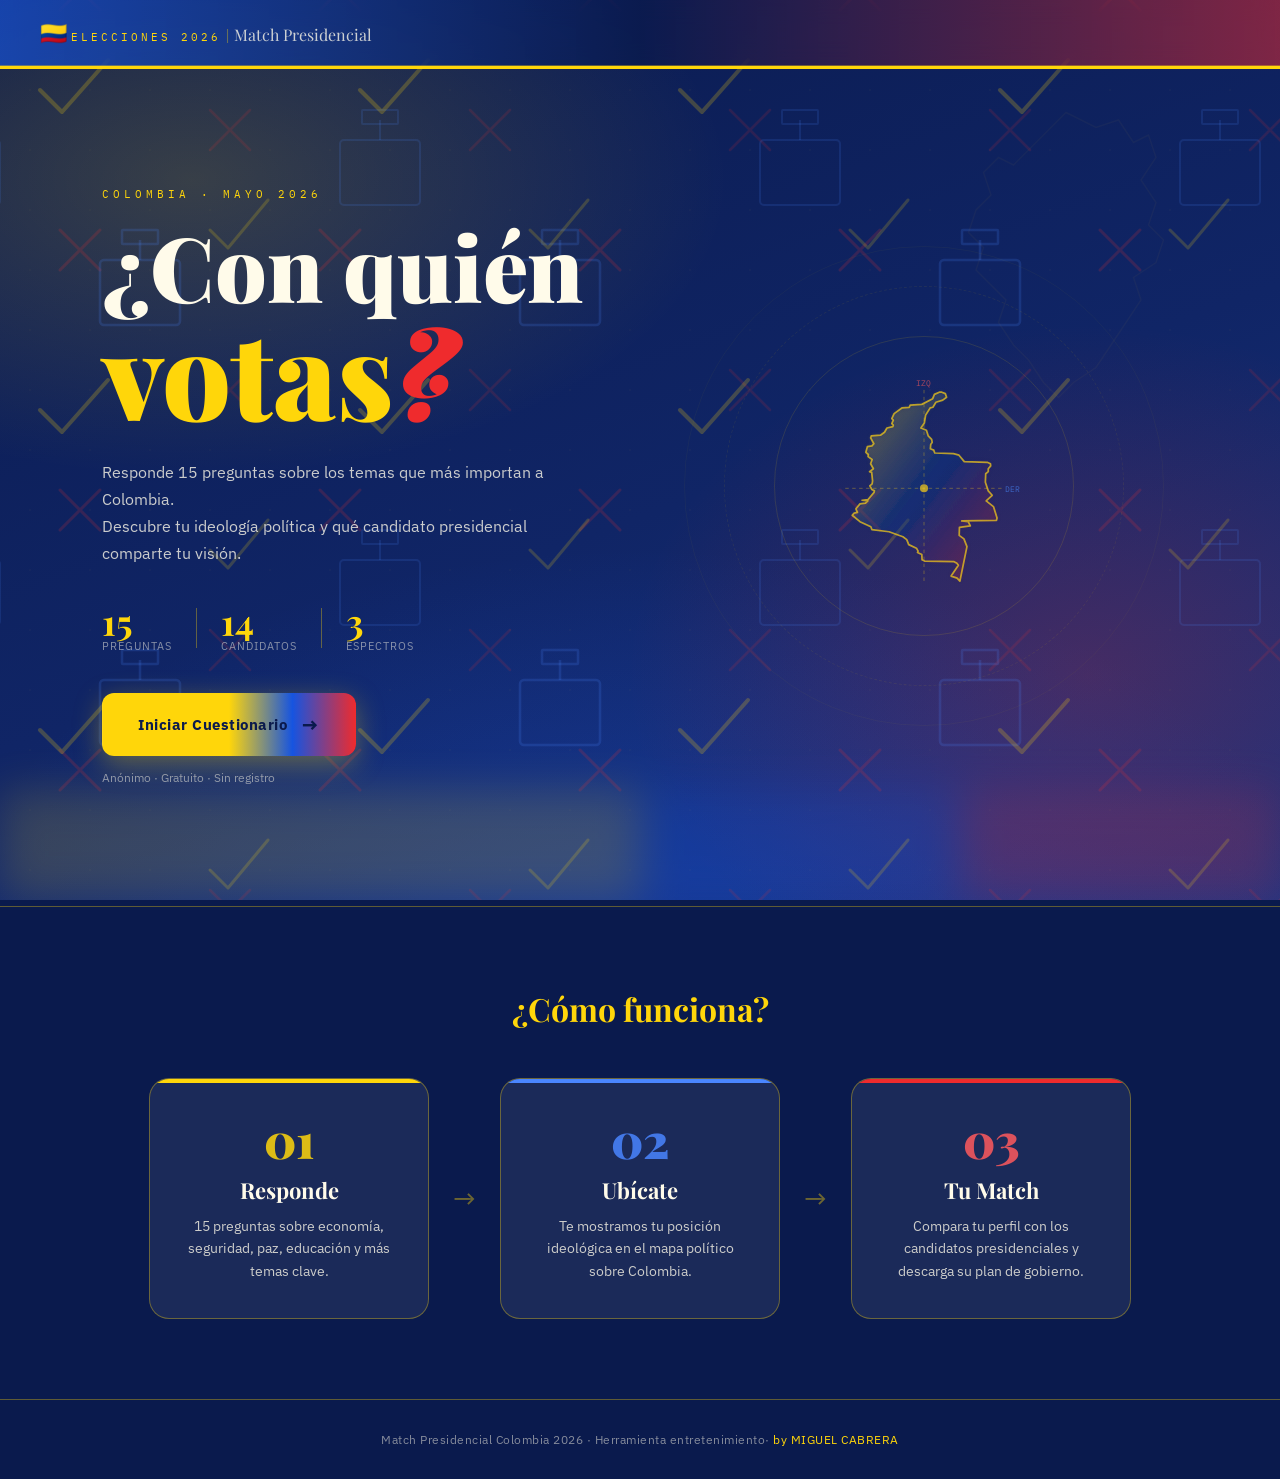
<file: index.html>
<!DOCTYPE html>
<html lang="es">
<head>
  <meta charset="UTF-8" />
  <meta name="viewport" content="width=device-width, initial-scale=1.0"/>
  <title>Match Presidencial Colombia 2026</title>
  <link rel="stylesheet" href="css/main.css" />
  <link rel="preconnect" href="https://fonts.googleapis.com">
  <link href="https://fonts.googleapis.com/css2?family=Playfair+Display:ital,wght@0,700;0,900;1,700&family=IBM+Plex+Sans:wght@300;400;500;600&family=IBM+Plex+Mono:wght@400;500&display=swap" rel="stylesheet">
</head>
<body class="landing-page">

  <!-- Animated background -->
  <div class="bg-layer">
    <div class="bg-map-overlay"></div>
    <div class="particle" style="--x:10%;--y:20%;--d:6s;--s:4px"></div>
    <div class="particle" style="--x:30%;--y:60%;--d:8s;--s:6px"></div>
    <div class="particle" style="--x:70%;--y:15%;--d:5s;--s:3px"></div>
    <div class="particle" style="--x:85%;--y:75%;--d:9s;--s:5px"></div>
    <div class="particle" style="--x:50%;--y:45%;--d:7s;--s:4px"></div>
    <div class="particle" style="--x:20%;--y:85%;--d:6s;--s:7px"></div>
    <div class="particle" style="--x:90%;--y:40%;--d:10s;--s:3px"></div>
    <div class="particle" style="--x:60%;--y:80%;--d:8s;--s:5px"></div>
    <!-- Colombia silhouette SVG background -->
    <svg class="colombia-bg" viewBox="0 0 400 500" xmlns="http://www.w3.org/2000/svg">
      <path d="M200,30 L240,50 L270,40 L290,70 L310,60 L320,90 L300,120 L320,150 L310,180 L330,200 L320,230 L290,250 L300,280 L280,310 L260,340 L240,370 L210,390 L190,410 L170,390 L150,360 L130,340 L110,310 L120,280 L100,260 L80,240 L90,210 L70,190 L80,160 L100,140 L90,110 L110,90 L130,100 L150,80 L170,60 L200,30Z" 
            fill="none" stroke="rgba(212,175,55,0.15)" stroke-width="2"/>
    </svg>
  </div>

  <!-- Header -->
  <header class="site-header">
    <div class="header-inner">
      <span class="header-flag">🇨🇴</span>
      <span class="header-title">ELECCIONES 2026</span>
      <span class="header-divider">|</span>
      <span class="header-sub">Match Presidencial</span>
    </div>
  </header>

  <!-- Hero section -->
  <main class="hero">
    <div class="hero-content">
      <p class="hero-eyebrow">Colombia · Mayo 2026</p>
      <h1 class="hero-title">
        <span class="line1">¿Con quién</span>
        <span class="line2">votas<em>?</em></span>
      </h1>
      <p class="hero-desc">
        Responde 15 preguntas sobre los temas que más importan a Colombia.<br/>
        Descubre tu ideología política y qué candidato presidencial comparte tu visión.
      </p>
      <div class="hero-stats">
        <div class="stat"><span class="stat-n">15</span><span class="stat-l">Preguntas</span></div>
        <div class="stat-sep"></div>
        <div class="stat"><span class="stat-n">14</span><span class="stat-l">Candidatos</span></div>
        <div class="stat-sep"></div>
        <div class="stat"><span class="stat-n">3</span><span class="stat-l">Espectros</span></div>
      </div>
      <a href="quiz.html" class="cta-btn">
        <span class="cta-text">Iniciar Cuestionario</span>
        <span class="cta-arrow">→</span>
      </a>
      <p class="hero-note">Anónimo · Gratuito · Sin registro</p>
    </div>
    <div class="hero-visual">
      <div class="globe-ring ring1"></div>
      <div class="globe-ring ring2"></div>
      <div class="globe-ring ring3"></div>
      <div class="center-emblem">
        <svg viewBox="0 0 160 190" xmlns="http://www.w3.org/2000/svg">
          <defs>
            <linearGradient id="emblFill" x1="0%" y1="0%" x2="100%" y2="100%">
              <stop offset="0%" stop-color="#FCD116" stop-opacity="0.25"></stop>
              <stop offset="50%" stop-color="#003893" stop-opacity="0.2"></stop>
              <stop offset="100%" stop-color="#CE1126" stop-opacity="0.25"></stop>
            </linearGradient>
            <filter id="emblGlow">
              <feGaussianBlur stdDeviation="2.5" result="blur"></feGaussianBlur>
              <feMerge><feMergeNode in="blur"></feMergeNode><feMergeNode in="SourceGraphic"></feMergeNode></feMerge>
            </filter>
          </defs>
          <!-- Mapa real Colombia escalado -->
          <path d="M 93.2,14.0 L 89.0,15.9 L 87.5,19.6 L 78.1,24.5 L 68.1,25.1 L 67.2,27.0 L 60.9,27.6 L 54.2,32.5 L 52.2,36.9 L 53.5,38.1 L 52.2,41.2 L 53.5,42.4 L 53.1,43.7 L 48.0,44.9 L 45.9,48.6 L 42.4,51.1 L 34.5,51.7 L 33.9,53.5 L 36.7,58.5 L 35.0,60.4 L 31.1,61.0 L 29.8,65.9 L 31.9,67.8 L 31.7,69.6 L 35.2,72.1 L 33.9,75.8 L 36.3,80.1 L 33.0,82.6 L 34.8,83.2 L 35.6,90.6 L 35.2,93.1 L 33.2,94.9 L 35.0,98.0 L 37.2,99.2 L 36.9,100.5 L 31.7,106.7 L 26.5,107.3 L 31.5,107.9 L 29.5,109.8 L 24.7,110.4 L 21.2,114.7 L 22.5,117.8 L 19.7,118.4 L 18.0,120.3 L 24.7,125.8 L 34.1,130.2 L 35.0,132.6 L 49.8,134.5 L 61.8,138.8 L 65.1,141.3 L 66.8,145.6 L 73.5,148.7 L 74.9,151.2 L 74.4,152.4 L 78.1,154.2 L 78.3,158.6 L 80.5,159.8 L 106.0,160.4 L 108.4,161.7 L 109.7,163.5 L 103.4,172.8 L 108.6,174.6 L 111.0,177.1 L 117.1,147.4 L 114.5,140.7 L 110.4,137.6 L 110.6,130.8 L 120.0,129.5 L 118.2,125.8 L 112.6,125.2 L 142.6,124.6 L 143.1,122.7 L 140.0,112.8 L 133.7,107.9 L 138.9,103.0 L 135.5,99.2 L 133.0,91.8 L 133.3,84.4 L 135.5,82.6 L 135.5,80.1 L 137.6,77.6 L 137.4,75.8 L 134.6,74.5 L 114.8,73.9 L 110.2,68.4 L 105.4,67.1 L 89.3,66.5 L 88.4,64.0 L 85.5,62.8 L 85.8,59.1 L 87.1,57.3 L 86.6,54.8 L 83.6,51.7 L 82.1,46.8 L 77.3,44.9 L 80.3,40.6 L 81.4,33.8 L 85.3,27.6 L 87.7,27.0 L 90.3,22.7 L 96.2,20.8 L 99.5,18.3 L 98.4,15.2 L 95.4,14.0 Z" fill="url(#emblFill)" filter="url(#emblGlow)" opacity="0.95"></path>
          <path d="M 93.2,14.0 L 89.0,15.9 L 87.5,19.6 L 78.1,24.5 L 68.1,25.1 L 67.2,27.0 L 60.9,27.6 L 54.2,32.5 L 52.2,36.9 L 53.5,38.1 L 52.2,41.2 L 53.5,42.4 L 53.1,43.7 L 48.0,44.9 L 45.9,48.6 L 42.4,51.1 L 34.5,51.7 L 33.9,53.5 L 36.7,58.5 L 35.0,60.4 L 31.1,61.0 L 29.8,65.9 L 31.9,67.8 L 31.7,69.6 L 35.2,72.1 L 33.9,75.8 L 36.3,80.1 L 33.0,82.6 L 34.8,83.2 L 35.6,90.6 L 35.2,93.1 L 33.2,94.9 L 35.0,98.0 L 37.2,99.2 L 36.9,100.5 L 31.7,106.7 L 26.5,107.3 L 31.5,107.9 L 29.5,109.8 L 24.7,110.4 L 21.2,114.7 L 22.5,117.8 L 19.7,118.4 L 18.0,120.3 L 24.7,125.8 L 34.1,130.2 L 35.0,132.6 L 49.8,134.5 L 61.8,138.8 L 65.1,141.3 L 66.8,145.6 L 73.5,148.7 L 74.9,151.2 L 74.4,152.4 L 78.1,154.2 L 78.3,158.6 L 80.5,159.8 L 106.0,160.4 L 108.4,161.7 L 109.7,163.5 L 103.4,172.8 L 108.6,174.6 L 111.0,177.1 L 117.1,147.4 L 114.5,140.7 L 110.4,137.6 L 110.6,130.8 L 120.0,129.5 L 118.2,125.8 L 112.6,125.2 L 142.6,124.6 L 143.1,122.7 L 140.0,112.8 L 133.7,107.9 L 138.9,103.0 L 135.5,99.2 L 133.0,91.8 L 133.3,84.4 L 135.5,82.6 L 135.5,80.1 L 137.6,77.6 L 137.4,75.8 L 134.6,74.5 L 114.8,73.9 L 110.2,68.4 L 105.4,67.1 L 89.3,66.5 L 88.4,64.0 L 85.5,62.8 L 85.8,59.1 L 87.1,57.3 L 86.6,54.8 L 83.6,51.7 L 82.1,46.8 L 77.3,44.9 L 80.3,40.6 L 81.4,33.8 L 85.3,27.6 L 87.7,27.0 L 90.3,22.7 L 96.2,20.8 L 99.5,18.3 L 98.4,15.2 L 95.4,14.0 Z" fill="none" stroke="rgba(252,209,22,0.7)" stroke-width="1.5" stroke-linejoin="round"></path>
          <!-- Cruz cartesiana -->
          <line x1="80" y1="12" x2="80" y2="178" stroke="rgba(252,209,22,0.35)" stroke-width="0.8" stroke-dasharray="3,3"></line>
          <line x1="12" y1="97" x2="148" y2="97" stroke="rgba(252,209,22,0.35)" stroke-width="0.8" stroke-dasharray="3,3"></line>
          <circle cx="80" cy="97" r="3.5" fill="rgba(252,209,22,0.7)"></circle>
          <text x="80" y="9" fill="rgba(255,90,90,0.65)" font-size="6.5" font-family="IBM Plex Mono" text-anchor="middle">IZQ</text>
          <text x="150" y="100" fill="rgba(74,140,255,0.65)" font-size="6.5" font-family="IBM Plex Mono" text-anchor="start">DER</text>
        </svg>
      </div>
    </div>
  </main>

  <!-- How it works -->
  <section class="how-section">
    <h2 class="section-title">¿Cómo funciona?</h2>
    <div class="steps">
      <div class="step">
        <span class="step-num">01</span>
        <h3>Responde</h3>
        <p>15 preguntas sobre economía, seguridad, paz, educación y más temas clave.</p>
      </div>
      <div class="step-arrow">→</div>
      <div class="step">
        <span class="step-num">02</span>
        <h3>Ubícate</h3>
        <p>Te mostramos tu posición ideológica en el mapa político sobre Colombia.</p>
      </div>
      <div class="step-arrow">→</div>
      <div class="step">
        <span class="step-num">03</span>
        <h3>Tu Match</h3>
        <p>Compara tu perfil con los candidatos presidenciales y descarga su plan de gobierno.</p>
      </div>
    </div>
  </section>

  <footer class="site-footer">
    <p>Match Presidencial Colombia 2026 · Herramienta entretenimiento· <span>by MIGUEL CABRERA</span></p>
  </footer>

  <script src="js/landing.js"></script>
</body>
</html>
</file>
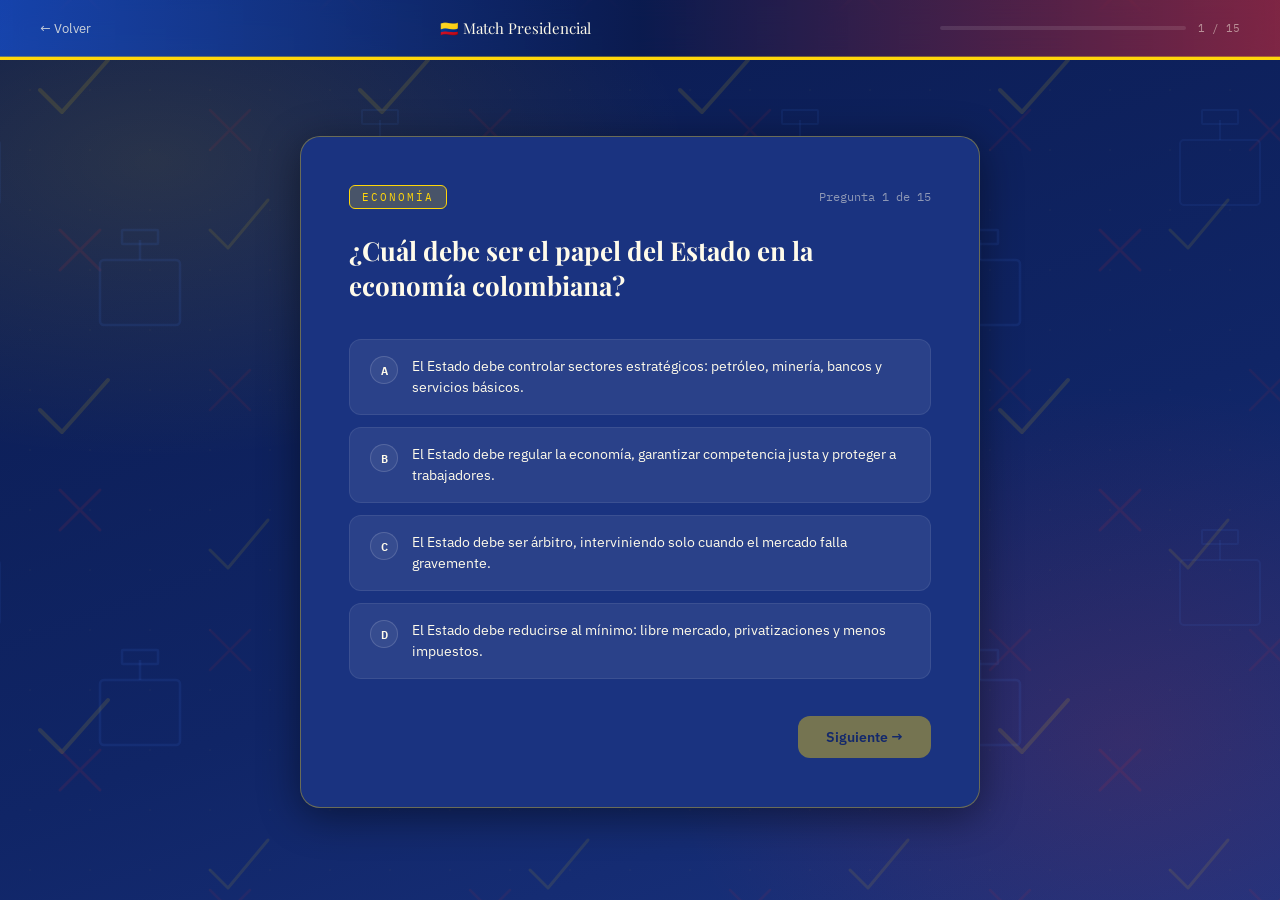
<file: quiz.html>
<!DOCTYPE html>
<html lang="es">
<head>
  <meta charset="UTF-8" />
  <meta name="viewport" content="width=device-width, initial-scale=1.0"/>
  <title>Cuestionario · Match Presidencial Colombia 2026</title>
  <link rel="stylesheet" href="css/main.css" />
  <link rel="preconnect" href="https://fonts.googleapis.com">
  <link href="https://fonts.googleapis.com/css2?family=Playfair+Display:ital,wght@0,700;0,900;1,700&family=IBM+Plex+Sans:wght@300;400;500;600&family=IBM+Plex+Mono:wght@400;500&display=swap" rel="stylesheet">
</head>
<body class="quiz-page">

  <div class="bg-layer subtle">
    <div class="bg-map-overlay"></div>
  </div>

  <header class="quiz-header">
    <a href="index.html" class="back-link">← Volver</a>
    <span class="quiz-brand">🇨🇴 Match Presidencial</span>
    <div class="progress-container">
      <div class="progress-bar" id="progressBar"></div>
      <span class="progress-text" id="progressText">1 / 15</span>
    </div>
  </header>

  <main class="quiz-main">
    <div class="quiz-card" id="quizCard">
      <div class="question-meta">
        <span class="question-category" id="questionCategory">ECONOMÍA</span>
        <span class="question-num" id="questionNum">Pregunta 1 de 15</span>
      </div>
      <h2 class="question-text" id="questionText">Loading...</h2>
      <div class="options-grid" id="optionsGrid">
        <!-- Options injected by JS -->
      </div>
      <div class="quiz-nav">
        <button class="btn-prev" id="btnPrev" onclick="prevQuestion()">← Anterior</button>
        <button class="btn-next" id="btnNext" onclick="nextQuestion()" disabled>Siguiente →</button>
      </div>
    </div>
  </main>

  <script src="js/questions.js"></script>
  <script src="js/quiz.js"></script>
</body>
</html>
</file>
<file: css/main.css>
/* ==========================================
   MATCH PRESIDENCIAL COLOMBIA 2026
   Main Stylesheet
   ========================================== */

:root {
  --gold: #FFD60A;
  --gold-light: #FFE74D;
  --gold-dim: rgba(255,214,10,0.2);
  --red-col: #EF2B2D;
  --red-light: #FF5A5C;
  --yellow-col: #FFD60A;
  --blue-col: #1654E0;
  --blue-light: #4A86FF;
  --dark: #0A1A4D;
  --dark2: #102566;
  --dark3: #1A3380;
  --card-bg: rgba(255,255,255,0.07);
  --card-border: rgba(255,214,10,0.35);
  --text-primary: #FFFBEA;
  --text-secondary: rgba(255,251,234,0.78);
  --text-muted: rgba(255,251,234,0.5);
  --left-color: #FF4D6D;
  --right-color: #4A86FF;
  --center-color: #5DFFA3;
  --radius: 12px;
  --radius-lg: 20px;
  --shadow: 0 8px 40px rgba(0,0,0,0.45);
}

* { margin: 0; padding: 0; box-sizing: border-box; }

html { scroll-behavior: smooth; }

body {
  font-family: 'IBM Plex Sans', sans-serif;
  background: var(--dark);
  color: var(--text-primary);
  min-height: 100vh;
  overflow-x: hidden;
}

/* ==========================================
   BACKGROUND EFFECTS
   ========================================== */
.bg-layer {
  position: fixed; inset: 0;
  z-index: 0;
  pointer-events: none;
  background: 
    radial-gradient(ellipse 70% 55% at 15% 20%, rgba(255,214,10,0.18) 0%, transparent 60%),
    radial-gradient(ellipse 60% 65% at 85% 75%, rgba(239,43,45,0.22) 0%, transparent 60%),
    radial-gradient(ellipse 80% 70% at 50% 110%, rgba(22,84,224,0.35) 0%, transparent 70%),
    linear-gradient(160deg, #0A1A4D 0%, #102566 55%, #1A3380 100%);
  overflow: hidden;
}

.bg-layer.subtle {
  background: 
    radial-gradient(ellipse 70% 55% at 12% 18%, rgba(255,214,10,0.12) 0%, transparent 60%),
    radial-gradient(ellipse 60% 65% at 88% 82%, rgba(239,43,45,0.14) 0%, transparent 60%),
    linear-gradient(160deg, #0A1A4D 0%, #102566 60%, #1A3380 100%);
}

/* ==========================================
   ELECTION-THEMED ANIMATED BACKGROUND
   Floating checkmarks, ballots, X-marks + tricolor glow
   ========================================== */
.bg-layer::before {
  content: '';
  position: absolute; inset: 0;
  pointer-events: none; z-index: 1;
  background-image:
    url("data:image/svg+xml;utf8,<svg xmlns='http://www.w3.org/2000/svg' width='320' height='320' viewBox='0 0 320 320'><g><path d='M40 90 L62 112 L108 60' fill='none' stroke='%23FFD60A' stroke-opacity='0.22' stroke-width='4' stroke-linecap='round' stroke-linejoin='round'/><path d='M210 230 L228 248 L268 200' fill='none' stroke='%23FFD60A' stroke-opacity='0.18' stroke-width='3' stroke-linecap='round' stroke-linejoin='round'/></g></svg>"),
    url("data:image/svg+xml;utf8,<svg xmlns='http://www.w3.org/2000/svg' width='420' height='420' viewBox='0 0 420 420'><g><rect x='40' y='180' width='80' height='65' rx='4' fill='none' stroke='%234A86FF' stroke-opacity='0.18' stroke-width='2.5'/><line x1='80' y1='180' x2='80' y2='160' stroke='%234A86FF' stroke-opacity='0.18' stroke-width='2.5'/><rect x='62' y='150' width='36' height='14' rx='1' fill='none' stroke='%234A86FF' stroke-opacity='0.18' stroke-width='2.5'/><rect x='280' y='60' width='80' height='65' rx='4' fill='none' stroke='%234A86FF' stroke-opacity='0.14' stroke-width='2'/><line x1='320' y1='60' x2='320' y2='40' stroke='%234A86FF' stroke-opacity='0.14' stroke-width='2'/><rect x='302' y='30' width='36' height='14' rx='1' fill='none' stroke='%234A86FF' stroke-opacity='0.14' stroke-width='2'/></g></svg>"),
    url("data:image/svg+xml;utf8,<svg xmlns='http://www.w3.org/2000/svg' width='260' height='260' viewBox='0 0 260 260'><g><path d='M30 30 L70 70 M70 30 L30 70' stroke='%23EF2B2D' stroke-opacity='0.18' stroke-width='3' stroke-linecap='round'/><path d='M180 170 L220 210 M220 170 L180 210' stroke='%23EF2B2D' stroke-opacity='0.14' stroke-width='2.5' stroke-linecap='round'/></g></svg>");
  background-size: 320px 320px, 420px 420px, 260px 260px;
  background-repeat: repeat;
  background-position: 0 0, 60px 80px, 30px 200px;
  animation: scrollPattern 90s linear infinite;
}

@keyframes scrollPattern {
  from { background-position: 0 0, 60px 80px, 30px 200px; }
  to   { background-position: 320px 320px, 60px -340px, 290px -60px; }
}

.bg-layer::after {
  content: '';
  position: absolute;
  left: 0; right: 0; bottom: 0;
  height: 110px;
  pointer-events: none;
  background: linear-gradient(90deg,
    rgba(255,214,10,0.45) 0%, rgba(255,214,10,0.45) 50%,
    rgba(22,84,224,0.45) 50%, rgba(22,84,224,0.45) 75%,
    rgba(239,43,45,0.45) 75%, rgba(239,43,45,0.45) 100%);
  opacity: 0.35;
  filter: blur(22px);
  animation: bottomGlow 6s ease-in-out infinite alternate;
}

@keyframes bottomGlow {
  from { opacity: 0.25; transform: translateY(40px); }
  to   { opacity: 0.45; transform: translateY(10px); }
}

/* Subtle variant (quiz / results) — lighter pattern, no bottom strip */
.bg-layer.subtle::before {
  opacity: 0.55;
  animation-duration: 140s;
}
.bg-layer.subtle::after { display: none; }

.bg-map-overlay {
  position: absolute; inset: 0;
  background: url("data:image/svg+xml,%3Csvg xmlns='http://www.w3.org/2000/svg' width='60' height='60'%3E%3Ccircle cx='30' cy='30' r='1' fill='rgba(212,175,55,0.08)'/%3E%3C/svg%3E") repeat;
  opacity: 0.5;
}

.particle {
  position: absolute;
  left: var(--x); top: var(--y);
  width: var(--s); height: var(--s);
  background: var(--gold);
  border-radius: 50%;
  opacity: 0;
  animation: floatParticle var(--d) ease-in-out infinite;
}

@keyframes floatParticle {
  0% { opacity: 0; transform: translateY(20px); }
  30% { opacity: 0.4; }
  70% { opacity: 0.2; }
  100% { opacity: 0; transform: translateY(-40px); }
}

.colombia-bg {
  position: absolute;
  right: 5%;
  top: 10%;
  width: 30%;
  max-width: 300px;
  opacity: 0.3;
  animation: pulseSvg 8s ease-in-out infinite;
}

@keyframes pulseSvg {
  0%, 100% { opacity: 0.2; transform: scale(1); }
  50% { opacity: 0.4; transform: scale(1.02); }
}

/* ==========================================
   SHARED HEADER
   ========================================== */
.site-header, .quiz-header {
  position: relative; z-index: 10;
  display: flex; align-items: center; gap: 12px;
  padding: 18px 40px;
  border-bottom: 1px solid var(--card-border);
  background: linear-gradient(90deg, rgba(22,84,224,0.65) 0%, rgba(10,26,77,0.75) 50%, rgba(239,43,45,0.5) 100%);
  backdrop-filter: blur(12px);
  box-shadow: 0 0 0 0 transparent, 0 3px 0 0 var(--gold);
}

.header-flag { font-size: 22px; }
.header-title {
  font-family: 'IBM Plex Mono', monospace;
  font-size: 11px;
  letter-spacing: 3px;
  color: var(--gold);
  text-transform: uppercase;
}
.header-divider { color: var(--card-border); }
.header-sub {
  font-family: 'Playfair Display', serif;
  font-size: 16px;
  color: var(--text-secondary);
}

.quiz-header {
  justify-content: space-between;
  flex-wrap: wrap;
  gap: 10px;
}
.quiz-brand {
  font-family: 'Playfair Display', serif;
  font-size: 15px;
}
.back-link {
  color: var(--text-secondary);
  text-decoration: none;
  font-size: 13px;
  transition: color 0.2s;
}
.back-link:hover { color: var(--gold); }

/* Progress bar */
.progress-container {
  display: flex; align-items: center; gap: 12px;
  flex: 1; max-width: 300px;
}
.progress-bar {
  flex: 1; height: 4px;
  background: rgba(255,255,255,0.1);
  border-radius: 4px;
  position: relative;
  overflow: hidden;
}
.progress-bar::after {
  content: '';
  position: absolute; inset-y: 0; left: 0;
  background: linear-gradient(90deg, var(--red-col), var(--gold));
  border-radius: 4px;
  width: var(--progress, 6.66%);
  transition: width 0.5s ease;
}
.progress-text {
  font-family: 'IBM Plex Mono', monospace;
  font-size: 11px;
  color: var(--text-muted);
  white-space: nowrap;
}

/* ==========================================
   LANDING PAGE HERO
   ========================================== */
.hero {
  position: relative; z-index: 5;
  min-height: calc(100vh - 60px);
  display: grid;
  grid-template-columns: 1fr 1fr;
  align-items: center;
  gap: 60px;
  padding: 80px 8%;
  max-width: 1300px;
  margin: 0 auto;
}

@media (max-width: 900px) {
  .hero { grid-template-columns: 1fr; padding: 60px 6%; }
  .hero-visual { display: none; }
}

.hero-eyebrow {
  font-family: 'IBM Plex Mono', monospace;
  font-size: 11px;
  letter-spacing: 4px;
  color: var(--gold);
  text-transform: uppercase;
  margin-bottom: 20px;
  animation: fadeUp 0.8s ease both;
}

.hero-title {
  font-family: 'Playfair Display', serif;
  font-weight: 900;
  line-height: 1;
  margin-bottom: 28px;
}
.hero-title .line1 {
  display: block;
  font-size: clamp(52px, 8vw, 90px);
  color: var(--text-primary);
  animation: fadeUp 0.8s 0.1s ease both;
}
.hero-title .line2 {
  display: block;
  font-size: clamp(64px, 10vw, 120px);
  color: var(--gold);
  animation: fadeUp 0.8s 0.2s ease both;
}
.hero-title em {
  font-style: italic;
  color: var(--red-col);
}

.hero-desc {
  font-size: 16px;
  line-height: 1.7;
  color: var(--text-secondary);
  max-width: 480px;
  margin-bottom: 36px;
  animation: fadeUp 0.8s 0.3s ease both;
}

.hero-stats {
  display: flex; align-items: center; gap: 24px;
  margin-bottom: 40px;
  animation: fadeUp 0.8s 0.4s ease both;
}
.stat { display: flex; flex-direction: column; }
.stat-n {
  font-family: 'Playfair Display', serif;
  font-size: 36px;
  font-weight: 700;
  color: var(--gold);
  line-height: 1;
}
.stat-l {
  font-size: 11px;
  color: var(--text-muted);
  letter-spacing: 1px;
  text-transform: uppercase;
}
.stat-sep {
  width: 1px; height: 40px;
  background: var(--card-border);
}

.cta-btn {
  display: inline-flex; align-items: center; gap: 14px;
  background: linear-gradient(90deg, var(--yellow-col) 0%, var(--yellow-col) 50%, var(--blue-col) 75%, var(--red-col) 100%);
  color: var(--dark);
  text-decoration: none;
  font-family: 'IBM Plex Sans', sans-serif;
  font-weight: 700;
  font-size: 15px;
  letter-spacing: 0.5px;
  padding: 18px 36px;
  border-radius: var(--radius);
  transition: all 0.25s ease;
  position: relative; overflow: hidden;
  animation: fadeUp 0.8s 0.5s ease both;
  box-shadow: 0 8px 28px rgba(255,214,10,0.35);
}
.cta-btn::before {
  content: '';
  position: absolute; inset: 0;
  background: rgba(255,255,255,0.15);
  transform: translateX(-100%);
  transition: transform 0.3s ease;
}
.cta-btn:hover::before { transform: translateX(0); }
.cta-btn:hover { transform: translateY(-2px); box-shadow: 0 12px 40px rgba(212,175,55,0.35); }
.cta-arrow { font-size: 20px; transition: transform 0.2s; }
.cta-btn:hover .cta-arrow { transform: translateX(4px); }

.hero-note {
  margin-top: 14px;
  font-size: 12px;
  color: var(--text-muted);
  animation: fadeUp 0.8s 0.6s ease both;
}

/* Hero Visual - globe rings */
.hero-visual {
  position: relative;
  display: flex; align-items: center; justify-content: center;
  height: 500px;
}
.globe-ring {
  position: absolute;
  border-radius: 50%;
  border: 1px solid var(--gold);
  animation: rotate linear infinite;
}
.ring1 { width: 300px; height: 300px; opacity: 0.12; animation-duration: 20s; }
.ring2 { width: 400px; height: 400px; opacity: 0.07; animation-duration: 30s; animation-direction: reverse; border-style: dashed; }
.ring3 { width: 480px; height: 480px; opacity: 0.04; animation-duration: 45s; }

@keyframes rotate { from { transform: rotate(0deg); } to { transform: rotate(360deg); } }

.center-emblem {
  width: 220px; height: 220px;
  animation: floatMap 6s ease-in-out infinite;
}
.center-emblem svg { width: 100%; height: 100%; }

@keyframes floatMap {
  0%, 100% { transform: translateY(0); }
  50% { transform: translateY(-12px); }
}

/* ==========================================
   HOW IT WORKS SECTION
   ========================================== */
.how-section {
  position: relative; z-index: 5;
  padding: 80px 8%;
  max-width: 1300px;
  margin: 0 auto;
  border-top: 1px solid var(--card-border);
}

.section-title {
  font-family: 'Playfair Display', serif;
  font-size: 32px;
  color: var(--gold);
  margin-bottom: 48px;
  text-align: center;
}

.steps {
  display: flex; align-items: center; justify-content: center;
  gap: 24px; flex-wrap: wrap;
}

.step {
  flex: 1; min-width: 220px; max-width: 280px;
  background: var(--card-bg);
  border: 1px solid var(--card-border);
  border-radius: var(--radius-lg);
  padding: 36px 28px;
  text-align: center;
  transition: border-color 0.2s, transform 0.2s, box-shadow 0.2s;
  position: relative;
  overflow: hidden;
}
.step::before {
  content: '';
  position: absolute; top: 0; left: 0; right: 0;
  height: 4px;
  background: var(--gold);
}
.step:nth-child(1)::before { background: var(--yellow-col); }
.step:nth-child(3)::before { background: var(--blue-light); }
.step:nth-child(5)::before { background: var(--red-col); }
.step:nth-child(1) .step-num { color: var(--yellow-col); }
.step:nth-child(3) .step-num { color: var(--blue-light); }
.step:nth-child(5) .step-num { color: var(--red-light); }
.step:hover { border-color: var(--gold); transform: translateY(-4px); box-shadow: 0 12px 32px rgba(0,0,0,0.35); }

.step-num {
  display: block;
  font-family: 'Playfair Display', serif;
  font-size: 48px;
  font-weight: 900;
  color: var(--gold);
  opacity: 0.85;
  line-height: 1;
  margin-bottom: 12px;
}
.step h3 {
  font-family: 'Playfair Display', serif;
  font-size: 22px;
  margin-bottom: 10px;
}
.step p { font-size: 14px; color: var(--text-secondary); line-height: 1.6; }

.step-arrow {
  font-size: 28px;
  color: var(--gold);
  opacity: 0.4;
  flex-shrink: 0;
}

/* ==========================================
   FOOTER
   ========================================== */
.site-footer {
  position: relative; z-index: 5;
  text-align: center;
  padding: 32px;
  border-top: 1px solid var(--card-border);
  font-size: 12px;
  color: var(--text-muted);
  letter-spacing: 0.5px;
}
.site-footer span { color: var(--gold); }

/* ==========================================
   QUIZ PAGE
   ========================================== */
.quiz-main {
  position: relative; z-index: 5;
  min-height: calc(100vh - 70px);
  display: flex; align-items: center; justify-content: center;
  padding: 40px 20px;
}

.quiz-card {
  width: 100%; max-width: 680px;
  background: var(--dark3);
  border: 1px solid var(--card-border);
  border-radius: var(--radius-lg);
  padding: 48px;
  box-shadow: var(--shadow);
  animation: cardIn 0.4s ease both;
}

@keyframes cardIn {
  from { opacity: 0; transform: translateY(20px); }
  to { opacity: 1; transform: translateY(0); }
}

.question-meta {
  display: flex; justify-content: space-between; align-items: center;
  margin-bottom: 24px;
}

.question-category {
  display: inline-block;
  background: var(--gold-dim);
  color: var(--gold);
  border: 1px solid var(--gold);
  border-radius: 6px;
  padding: 4px 12px;
  font-family: 'IBM Plex Mono', monospace;
  font-size: 11px;
  letter-spacing: 2px;
  text-transform: uppercase;
}

.question-num {
  font-family: 'IBM Plex Mono', monospace;
  font-size: 12px;
  color: var(--text-muted);
}

.question-text {
  font-family: 'Playfair Display', serif;
  font-size: clamp(20px, 3vw, 26px);
  font-weight: 700;
  line-height: 1.35;
  color: var(--text-primary);
  margin-bottom: 36px;
}

.options-grid {
  display: flex;
  flex-direction: column;
  gap: 12px;
  margin-bottom: 36px;
}

.option-btn {
  display: flex; align-items: flex-start; gap: 14px;
  background: var(--card-bg);
  border: 1px solid rgba(255,255,255,0.08);
  border-radius: var(--radius);
  padding: 16px 20px;
  cursor: pointer;
  transition: all 0.2s ease;
  text-align: left;
  color: var(--text-primary);
  font-family: 'IBM Plex Sans', sans-serif;
  font-size: 14px;
  line-height: 1.5;
  width: 100%;
}

.option-btn:hover {
  border-color: var(--gold);
  background: var(--gold-dim);
  transform: translateX(4px);
}

.option-btn.selected {
  border-color: var(--gold);
  background: rgba(212,175,55,0.12);
  box-shadow: 0 0 0 1px var(--gold);
}

.option-label {
  display: flex; align-items: center; justify-content: center;
  width: 28px; height: 28px;
  min-width: 28px;
  border-radius: 50%;
  background: rgba(255,255,255,0.06);
  border: 1px solid rgba(255,255,255,0.15);
  font-family: 'IBM Plex Mono', monospace;
  font-size: 12px;
  font-weight: 600;
  transition: all 0.2s;
}

.option-btn.selected .option-label {
  background: var(--gold);
  color: var(--dark);
  border-color: var(--gold);
}

.quiz-nav {
  display: flex; justify-content: space-between; align-items: center;
}

.btn-prev, .btn-next {
  padding: 12px 28px;
  border-radius: var(--radius);
  font-family: 'IBM Plex Sans', sans-serif;
  font-size: 14px;
  font-weight: 500;
  cursor: pointer;
  transition: all 0.2s;
  border: none;
}

.btn-prev {
  background: transparent;
  border: 1px solid rgba(255,255,255,0.15);
  color: var(--text-secondary);
}
.btn-prev:hover { border-color: var(--gold); color: var(--gold); }

.btn-next {
  background: var(--gold);
  color: var(--dark);
  font-weight: 600;
}
.btn-next:hover:not(:disabled) { box-shadow: 0 6px 24px rgba(212,175,55,0.4); transform: translateY(-1px); }
.btn-next:disabled { opacity: 0.4; cursor: not-allowed; }

/* ==========================================
   RESULTS PAGE
   ========================================== */
.results-main {
  position: relative; z-index: 5;
  max-width: 900px;
  margin: 0 auto;
  padding: 40px 20px 80px;
  display: flex;
  flex-direction: column;
  gap: 40px;
}

.btn-share-header {
  background: var(--gold-dim);
  border: 1px solid var(--gold);
  color: var(--gold);
  padding: 8px 18px;
  border-radius: var(--radius);
  font-family: 'IBM Plex Sans', sans-serif;
  font-size: 13px;
  cursor: pointer;
  transition: all 0.2s;
}
.btn-share-header:hover { background: var(--gold); color: var(--dark); }

/* Ideology result */
.result-ideology {
  background: var(--dark3);
  border: 1px solid var(--card-border);
  border-radius: var(--radius-lg);
  padding: 40px;
  text-align: center;
}

.result-badge {
  display: inline-block;
  font-family: 'IBM Plex Mono', monospace;
  font-size: 11px;
  letter-spacing: 4px;
  padding: 6px 20px;
  border-radius: 40px;
  margin-bottom: 16px;
  text-transform: uppercase;
  font-weight: 600;
}
.result-badge.izquierda { background: rgba(255,107,107,0.15); color: var(--left-color); border: 1px solid var(--left-color); }
.result-badge.derecha { background: rgba(107,163,255,0.15); color: var(--right-color); border: 1px solid var(--right-color); }
.result-badge.centro { background: rgba(107,255,158,0.12); color: var(--center-color); border: 1px solid var(--center-color); }

.result-label {
  font-family: 'Playfair Display', serif;
  font-size: clamp(28px, 5vw, 42px);
  font-weight: 900;
  margin-bottom: 10px;
}

.result-desc {
  font-size: 15px;
  color: var(--text-secondary);
  max-width: 500px;
  margin: 0 auto 36px;
  line-height: 1.6;
}

/* Map container */
.map-container {
  position: relative;
  max-width: 520px;
  margin: 0 auto;
  background: rgba(0,0,0,0.3);
  border-radius: var(--radius-lg);
  border: 1px solid var(--card-border);
  overflow: hidden;
}

.map-container svg {
  width: 100%;
  display: block;
}

.axis-labels {
  position: absolute; inset: 0;
  pointer-events: none;
  font-family: 'IBM Plex Mono', monospace;
  font-size: 10px;
  color: rgba(212,175,55,0.7);
}

.map-legend {
  display: flex; flex-wrap: wrap; gap: 12px; justify-content: center;
  padding: 14px;
  border-top: 1px solid var(--card-border);
  font-size: 12px;
  color: var(--text-secondary);
}
.legend-item { display: flex; align-items: center; gap: 6px; }
.dot { width: 10px; height: 10px; border-radius: 50%; }
.dot.gold { background: var(--gold); }
.dot.red { background: var(--left-color); }
.dot.blue { background: var(--right-color); }
.dot.green { background: var(--center-color); }

.colombia-map-path {
  transition: fill 0.5s;
}

/* Score bars */
.score-breakdown {
  background: var(--dark3);
  border: 1px solid var(--card-border);
  border-radius: var(--radius-lg);
  padding: 36px;
}
.score-breakdown h3 {
  font-family: 'Playfair Display', serif;
  font-size: 22px;
  margin-bottom: 24px;
  color: var(--gold);
}

.score-bars { display: flex; flex-direction: column; gap: 18px; }

.score-bar-item {
  display: flex; align-items: center; gap: 14px;
}
.score-bar-label {
  width: 130px; flex-shrink: 0;
  font-family: 'IBM Plex Mono', monospace;
  font-size: 11px;
  color: var(--text-secondary);
  text-transform: uppercase;
  letter-spacing: 1px;
}
.score-bar-track {
  flex: 1; height: 8px;
  background: rgba(255,255,255,0.06);
  border-radius: 8px;
  overflow: hidden;
}
.score-bar-fill {
  height: 100%;
  border-radius: 8px;
  transition: width 1s ease;
  background: linear-gradient(90deg, var(--left-color), var(--right-color));
}
.score-bar-val {
  width: 40px; text-align: right;
  font-family: 'IBM Plex Mono', monospace;
  font-size: 12px;
  color: var(--gold);
}

/* Candidates section */
.candidates-section {
  background: var(--dark3);
  border: 1px solid var(--card-border);
  border-radius: var(--radius-lg);
  padding: 36px;
}
.candidates-section h3 {
  font-family: 'Playfair Display', serif;
  font-size: 22px;
  margin-bottom: 8px;
  color: var(--gold);
}
.candidates-note {
  font-size: 13px;
  color: var(--text-muted);
  margin-bottom: 24px;
}

/* Custom select */
.candidate-selector {
  margin-bottom: 24px;
}
.candidate-selector label {
  display: block;
  font-size: 12px;
  color: var(--text-secondary);
  margin-bottom: 8px;
  font-family: 'IBM Plex Mono', monospace;
  text-transform: uppercase;
  letter-spacing: 1px;
}
.custom-select { position: relative; }
.select-trigger {
  display: flex; justify-content: space-between; align-items: center;
  background: var(--card-bg);
  border: 1px solid var(--card-border);
  border-radius: var(--radius);
  padding: 14px 18px;
  cursor: pointer;
  transition: border-color 0.2s;
  font-size: 14px;
}
.select-trigger:hover { border-color: var(--gold); }
.select-arrow { color: var(--gold); transition: transform 0.2s; }
.custom-select.open .select-arrow { transform: rotate(180deg); }
.select-dropdown {
  display: none;
  position: absolute; top: 100%; left: 0; right: 0;
  background: var(--dark2);
  border: 1px solid var(--card-border);
  border-top: none;
  border-radius: 0 0 var(--radius) var(--radius);
  z-index: 100;
  max-height: 280px;
  overflow-y: auto;
}
.custom-select.open .select-dropdown { display: block; }
.dropdown-option {
  padding: 12px 18px;
  cursor: pointer;
  font-size: 14px;
  border-bottom: 1px solid rgba(255,255,255,0.04);
  transition: background 0.15s;
  display: block;
}
.dropdown-option:hover { background: var(--gold-dim); }
.dropdown-option .party-tag {
  font-size: 11px;
  padding: 2px 8px;
  border-radius: 4px;
  font-family: 'IBM Plex Mono', monospace;
  display: inline-block;
  margin-top: 4px;
}
.dropdown-row {
  display: flex; align-items: center; justify-content: space-between; gap: 12px;
}
.dropdown-info { display: flex; flex-direction: column; gap: 2px; min-width: 0; flex: 1; }
.dropdown-info strong { font-weight: 600; color: var(--text-primary); }
.dropdown-match {
  font-family: 'IBM Plex Mono', monospace;
  font-size: 16px;
  font-weight: 600;
  flex-shrink: 0;
}
.top-match-badge {
  display: inline-block;
  margin-top: 6px;
  font-family: 'IBM Plex Mono', monospace;
  font-size: 10px;
  letter-spacing: 1.5px;
  background: linear-gradient(90deg, var(--yellow-col), var(--red-col));
  color: var(--dark);
  padding: 2px 8px;
  border-radius: 4px;
  font-weight: 700;
}
.match-vp-line {
  margin-bottom: 8px;
  font-size: 13px;
  color: var(--text-secondary);
}
.match-vp-line strong { color: var(--gold); font-weight: 600; }
.party-left { background: rgba(255,107,107,0.15); color: var(--left-color); }
.party-right { background: rgba(107,163,255,0.15); color: var(--right-color); }
.party-center { background: rgba(107,255,158,0.1); color: var(--center-color); }

/* Match panel */
.match-panel {
  background: rgba(0,0,0,0.3);
  border: 1px solid var(--card-border);
  border-radius: var(--radius-lg);
  padding: 30px;
  animation: cardIn 0.4s ease;
}

.match-header {
  display: flex; align-items: center; gap: 18px;
  margin-bottom: 14px;
}
.match-avatar {
  width: 60px; height: 60px;
  border-radius: 50%;
  background: linear-gradient(135deg, var(--gold), var(--red-col));
  display: flex; align-items: center; justify-content: center;
  font-family: 'Playfair Display', serif;
  font-size: 24px;
  font-weight: 900;
  color: white;
  flex-shrink: 0;
}
.match-info { flex: 1; }
.match-info h4 {
  font-family: 'Playfair Display', serif;
  font-size: 20px;
  margin-bottom: 4px;
}
.match-party {
  font-size: 12px;
  color: var(--text-muted);
  font-family: 'IBM Plex Mono', monospace;
}
.match-pct-big {
  font-family: 'Playfair Display', serif;
  font-size: 42px;
  font-weight: 900;
  color: var(--gold);
}

.match-slogan {
  font-style: italic;
  font-family: 'Playfair Display', serif;
  font-size: 15px;
  color: var(--text-secondary);
  margin-bottom: 24px;
  padding-left: 14px;
  border-left: 2px solid var(--gold);
}

.match-bar-row {
  display: flex; align-items: center; gap: 12px;
  margin-bottom: 12px;
}
.match-bar-label {
  width: 130px; flex-shrink: 0;
  font-size: 11px;
  font-family: 'IBM Plex Mono', monospace;
  color: var(--text-muted);
  text-transform: uppercase;
}
.match-bar-track {
  flex: 1; height: 6px;
  background: rgba(255,255,255,0.06);
  border-radius: 6px;
  overflow: hidden;
}
.match-bar-fill {
  height: 100%; border-radius: 6px;
  transition: width 1s ease;
}
.match-bar-pct {
  width: 36px; text-align: right;
  font-family: 'IBM Plex Mono', monospace;
  font-size: 11px;
  color: var(--text-secondary);
}

.match-description {
  font-size: 14px;
  color: var(--text-secondary);
  line-height: 1.6;
  margin: 20px 0;
  padding: 16px;
  background: rgba(255,255,255,0.03);
  border-radius: var(--radius);
  border-left: 3px solid var(--card-border);
}

.match-actions {
  display: flex; gap: 12px; flex-wrap: wrap;
  margin-top: 20px;
}

.btn-download-plan, .btn-download-img {
  flex: 1; min-width: 180px;
  padding: 13px 20px;
  border-radius: var(--radius);
  font-family: 'IBM Plex Sans', sans-serif;
  font-size: 14px;
  font-weight: 500;
  cursor: pointer;
  transition: all 0.2s;
  border: none;
}

.btn-download-plan {
  background: var(--gold-dim);
  border: 1px solid var(--gold);
  color: var(--gold);
}
.btn-download-plan:hover { background: var(--gold); color: var(--dark); }

.btn-download-img {
  background: rgba(255,255,255,0.05);
  border: 1px solid rgba(255,255,255,0.15);
  color: var(--text-primary);
}
.btn-download-img:hover { border-color: var(--gold); color: var(--gold); }

/* Final actions */
.final-actions {
  display: flex; gap: 16px; justify-content: center; flex-wrap: wrap;
}

.btn-retry, .btn-share {
  padding: 14px 32px;
  border-radius: var(--radius);
  font-family: 'IBM Plex Sans', sans-serif;
  font-size: 14px;
  font-weight: 500;
  cursor: pointer;
  transition: all 0.2s;
}
.btn-retry {
  background: transparent;
  border: 1px solid rgba(255,255,255,0.2);
  color: var(--text-primary);
}
.btn-retry:hover { border-color: var(--gold); color: var(--gold); }
.btn-share {
  background: var(--gold);
  border: none;
  color: var(--dark);
  font-weight: 600;
}
.btn-share:hover { box-shadow: 0 8px 24px rgba(212,175,55,0.35); transform: translateY(-1px); }

/* ==========================================
   ANIMATIONS
   ========================================== */
@keyframes fadeUp {
  from { opacity: 0; transform: translateY(24px); }
  to { opacity: 1; transform: translateY(0); }
}

/* ==========================================
   SCROLLBAR
   ========================================== */
::-webkit-scrollbar { width: 6px; }
::-webkit-scrollbar-track { background: var(--dark); }
::-webkit-scrollbar-thumb { background: var(--gold-dim); border-radius: 3px; }
::-webkit-scrollbar-thumb:hover { background: var(--gold); }

/* ==========================================
   RESPONSIVE
   ========================================== */
@media (max-width: 600px) {
  .quiz-card { padding: 28px 20px; }
  .results-main { padding: 20px 14px 60px; }
  .result-ideology, .score-breakdown, .candidates-section { padding: 24px 18px; }
  .match-pct-big { font-size: 30px; }
  .hero { padding: 40px 5%; }
  .how-section { padding: 50px 5%; }
  .site-header, .quiz-header { padding: 14px 18px; }
  .step-arrow { display: none; }
}
</file>
